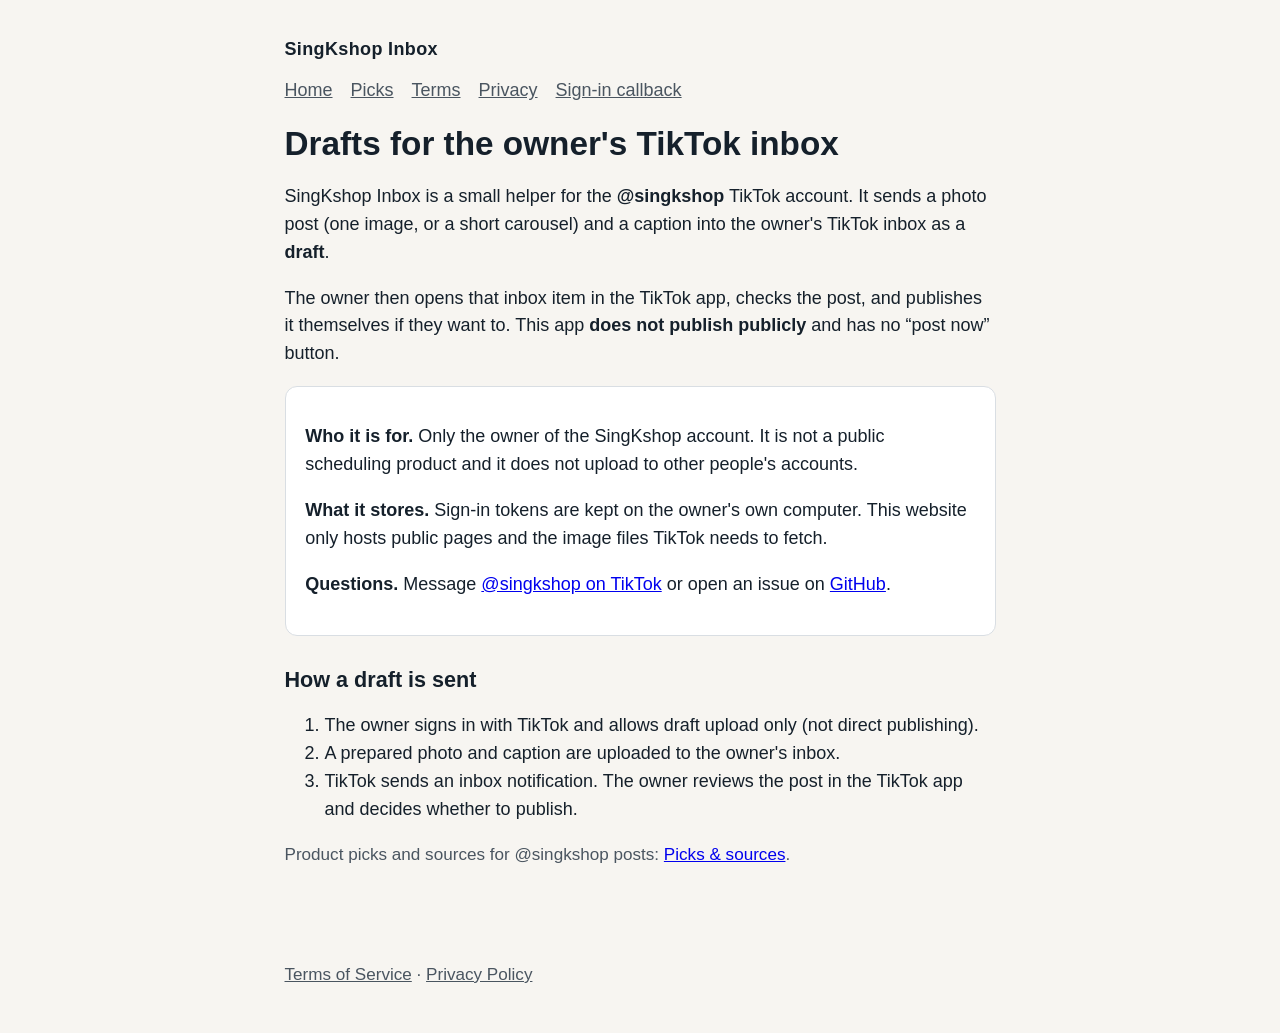
<file: index.html>
<!DOCTYPE html>
<html lang="en">
<head>
  <meta name="robots" content="noindex, nofollow, noarchive">
  <meta charset="utf-8">
  <meta name="viewport" content="width=device-width, initial-scale=1">
  <title>SingKshop Inbox</title>
  <link rel="stylesheet" href="style.css">
  <meta name="description" content="Sends photo drafts to the owner's own TikTok inbox for manual review. Does not publish posts.">
</head>
<body>
  <header>
    <a class="brand" href="index.html">SingKshop Inbox</a>
    <nav>
      <a href="index.html">Home</a>
      <a href="picks.html">Picks</a>
      <a href="terms.html">Terms</a>
      <a href="privacy.html">Privacy</a>
      <a href="callback.html">Sign-in callback</a>
    </nav>
  </header>
  <main>
    <h1>Drafts for the owner's TikTok inbox</h1>
    <p>SingKshop Inbox is a small helper for the <strong>@singkshop</strong> TikTok account. It sends a photo post (one image, or a short carousel) and a caption into the owner's TikTok inbox as a <strong>draft</strong>.</p>
    <p>The owner then opens that inbox item in the TikTok app, checks the post, and publishes it themselves if they want to. This app <strong>does not publish publicly</strong> and has no “post now” button.</p>
    <div class="card">
      <p><strong>Who it is for.</strong> Only the owner of the SingKshop account. It is not a public scheduling product and it does not upload to other people's accounts.</p>
      <p><strong>What it stores.</strong> Sign-in tokens are kept on the owner's own computer. This website only hosts public pages and the image files TikTok needs to fetch.</p>
      <p><strong>Questions.</strong> Message <a href="https://www.tiktok.com/@singkshop">@singkshop on TikTok</a> or open an issue on <a href="https://github.com/aorealme-ai/singkshop-inbox/issues">GitHub</a>.</p>
    </div>
    <h2>How a draft is sent</h2>
    <ol>
      <li>The owner signs in with TikTok and allows draft upload only (not direct publishing).</li>
      <li>A prepared photo and caption are uploaded to the owner's inbox.</li>
      <li>TikTok sends an inbox notification. The owner reviews the post in the TikTok app and decides whether to publish.</li>
    </ol>
    <p class="muted">Product picks and sources for @singkshop posts: <a href="picks.html">Picks &amp; sources</a>.</p>
  </main>
  <footer>
    <a href="terms.html">Terms of Service</a>
    ·
    <a href="privacy.html">Privacy Policy</a>
  </footer>
</body>
</html>
</file>
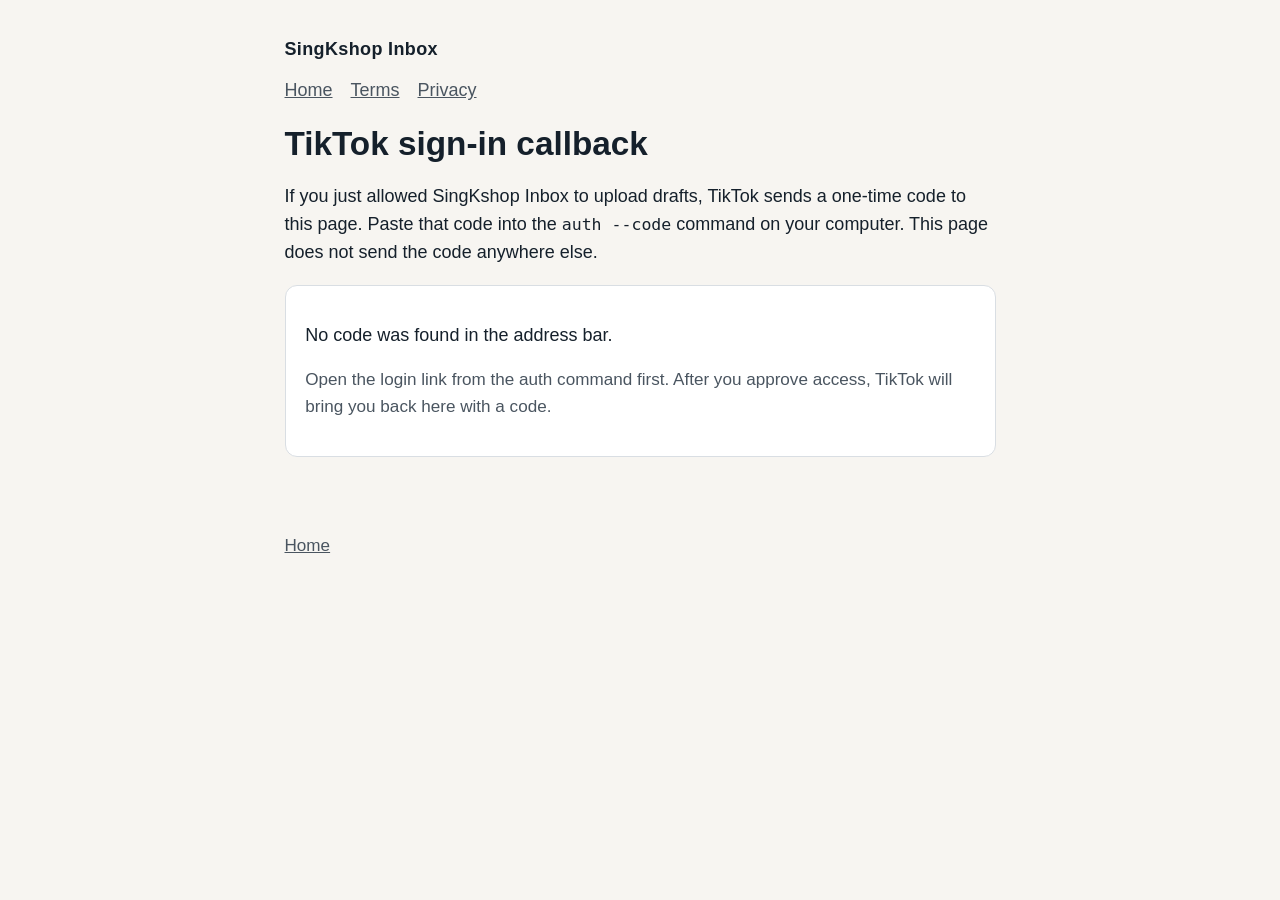
<file: callback.html>
<!DOCTYPE html>
<html lang="en">
<head>
  <meta name="robots" content="noindex, nofollow, noarchive">
  <meta charset="utf-8">
  <meta name="viewport" content="width=device-width, initial-scale=1">
  <title>Sign-in callback — SingKshop Inbox</title>
  <link rel="stylesheet" href="style.css">
</head>
<body>
  <header>
    <a class="brand" href="index.html">SingKshop Inbox</a>
    <nav>
      <a href="index.html">Home</a>
      <a href="terms.html">Terms</a>
      <a href="privacy.html">Privacy</a>
    </nav>
  </header>
  <main>
    <h1>TikTok sign-in callback</h1>
    <p>If you just allowed SingKshop Inbox to upload drafts, TikTok sends a one-time code to this page. Paste that code into the <code>auth --code</code> command on your computer. This page does not send the code anywhere else.</p>
    <div class="card" id="result">
      <p class="muted">Waiting for a code in the page address…</p>
    </div>
  </main>
  <footer>
    <a href="index.html">Home</a>
  </footer>
  <script>
    (function () {
      var params = new URLSearchParams(window.location.search);
      var result = document.getElementById("result");
      var error = params.get("error");
      var errorDesc = params.get("error_description") || params.get("error_message") || "";
      var code = params.get("code");
      var state = params.get("state") || "";
      if (error) {
        result.innerHTML =
          "<p><strong>Sign-in did not finish.</strong></p>" +
          "<p>" + escapeHtml(error + (errorDesc ? " — " + errorDesc : "")) + "</p>" +
          "<p class='muted'>Close this tab and run the auth command again to get a fresh link.</p>";
        return;
      }
      if (!code) {
        result.innerHTML =
          "<p>No code was found in the address bar.</p>" +
          "<p class='muted'>Open the login link from the auth command first. After you approve access, TikTok will bring you back here with a code.</p>";
        return;
      }
      result.innerHTML =
        "<p><strong>Authorization code</strong> (copy this):</p>" +
        "<p class='code' id='code'>" + escapeHtml(code) + "</p>" +
        (state ? "<p class='muted'>State: <span class='code' id='state'>" + escapeHtml(state) + "</span></p>" : "") +
        "<p><button type='button' id='copy'>Copy code</button></p>" +
        "<p class='muted'>Then run: <code>python3 tiktok_inbox.py auth --code PASTE_CODE_HERE</code></p>";
      var button = document.getElementById("copy");
      if (button) {
        button.addEventListener("click", function () {
          if (navigator.clipboard && navigator.clipboard.writeText) {
            navigator.clipboard.writeText(code).then(function () {
              button.textContent = "Copied";
            }).catch(function () {
              button.textContent = "Select the code and copy it";
            });
          }
        });
      }
      function escapeHtml(value) {
        return String(value)
          .replace(/&/g, "&amp;")
          .replace(/</g, "&lt;")
          .replace(/>/g, "&gt;")
          .replace(/"/g, "&quot;");
      }
    })();
  </script>
</body>
</html>
</file>
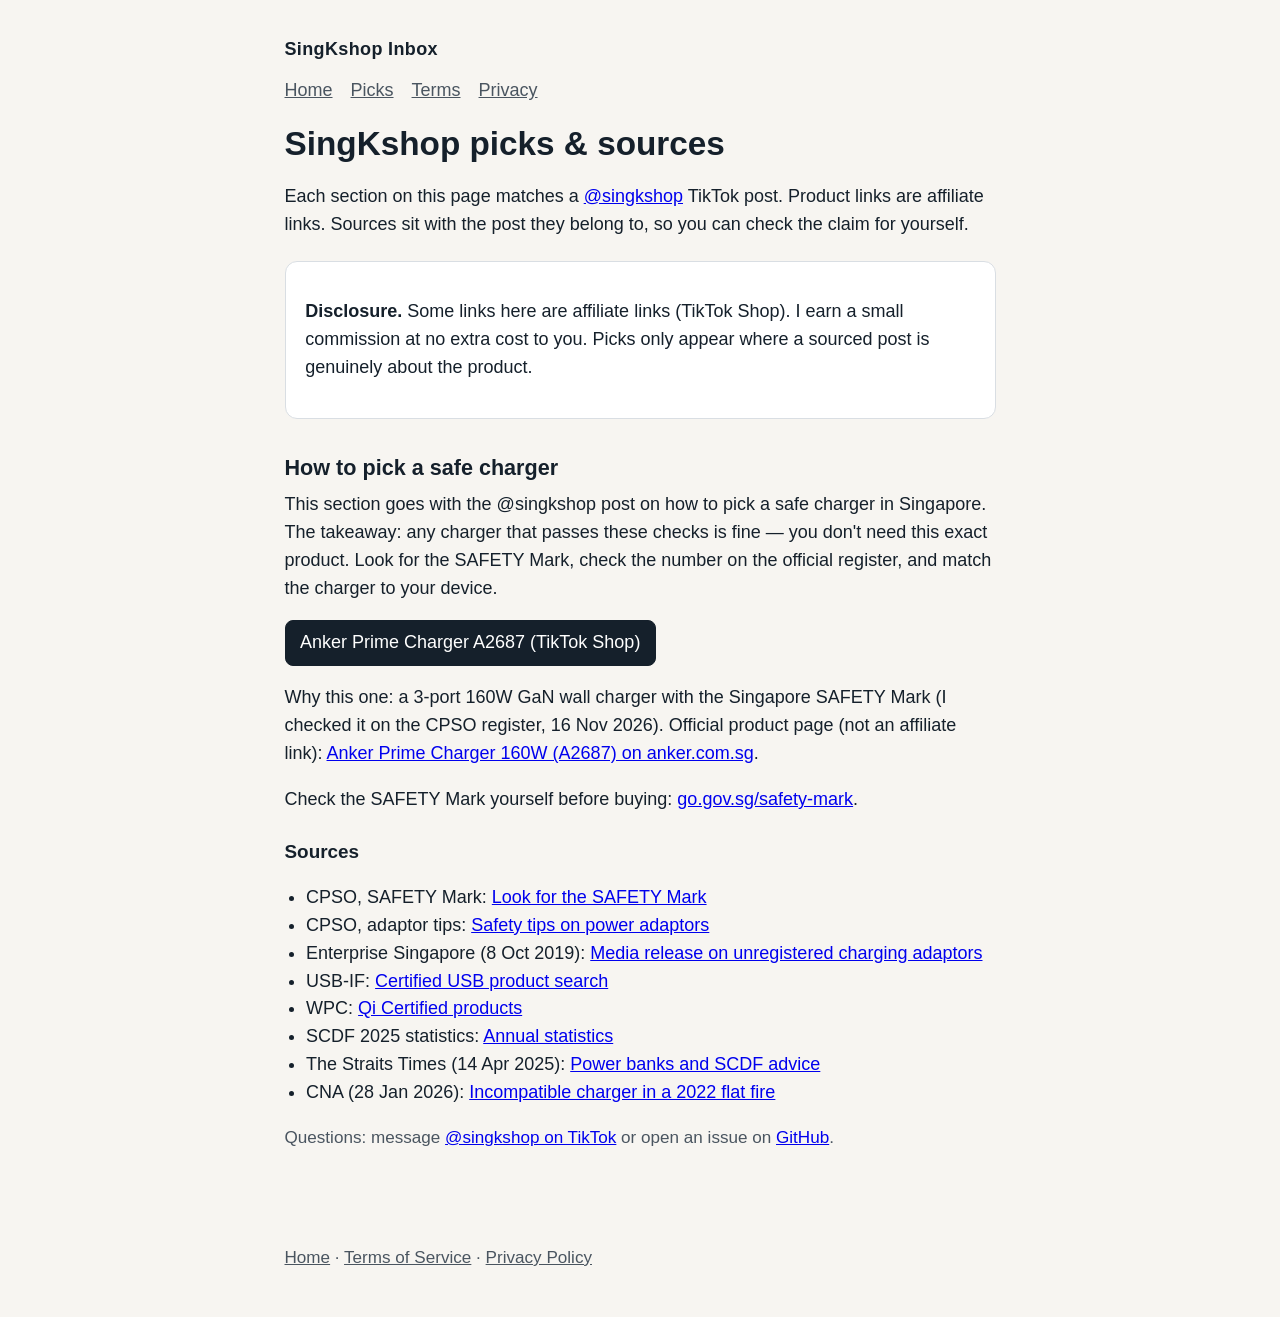
<file: picks.html>
<!DOCTYPE html>
<html lang="en">
<head>
  <meta name="robots" content="noindex, nofollow, noarchive">
  <meta charset="utf-8">
  <meta name="viewport" content="width=device-width, initial-scale=1">
  <title>SingKshop picks &amp; sources</title>
  <link rel="stylesheet" href="style.css">
  <meta name="description" content="Product picks and sources for @singkshop TikTok posts. Some links are affiliate links.">
</head>
<body>
  <header>
    <a class="brand" href="index.html">SingKshop Inbox</a>
    <nav>
      <a href="index.html">Home</a>
      <a href="picks.html">Picks</a>
      <a href="terms.html">Terms</a>
      <a href="privacy.html">Privacy</a>
    </nav>
  </header>
  <main>
    <h1>SingKshop picks &amp; sources</h1>
    <p>Each section on this page matches a <a href="https://www.tiktok.com/@singkshop">@singkshop</a> TikTok post. Product links are affiliate links. Sources sit with the post they belong to, so you can check the claim for yourself.</p>
    <div class="card disclosure">
      <p><strong>Disclosure.</strong> Some links here are affiliate links (TikTok Shop). I earn a small commission at no extra cost to you. Picks only appear where a sourced post is genuinely about the product.</p>
    </div>

    <section class="pick" id="safe-charger">
      <h2>How to pick a safe charger</h2>
      <p class="why">This section goes with the @singkshop post on how to pick a safe charger in Singapore. The takeaway: any charger that passes these checks is fine — you don't need this exact product. Look for the SAFETY Mark, check the number on the official register, and match the charger to your device.</p>
      <p>
        <a class="product" href="https://vt.tiktok.com/ZS9fvQWEUV9T5-dSj9P/" rel="sponsored nofollow noopener" target="_blank">Anker Prime Charger A2687 (TikTok Shop)</a>
      </p>
      <p>Why this one: a 3-port 160W GaN wall charger with the Singapore SAFETY Mark (I checked it on the CPSO register, 16 Nov 2026). Official product page (not an affiliate link): <a href="https://anker.com.sg/products/anker-prime-charger-160w-fast-charging-3-port-usb-c-ganprime-wall-adapter-a2687" rel="noopener" target="_blank">Anker Prime Charger 160W (A2687) on anker.com.sg</a>.</p>
      <p>Check the SAFETY Mark yourself before buying: <a href="https://go.gov.sg/safety-mark" rel="noopener" target="_blank">go.gov.sg/safety-mark</a>.</p>
      <h3>Sources</h3>
      <ul class="sources">
        <li>CPSO, SAFETY Mark: <a href="https://www.consumerproductsafety.gov.sg/consumers/choose-safer-products/look-for-the-safety-mark/" rel="noopener" target="_blank">Look for the SAFETY Mark</a></li>
        <li>CPSO, adaptor tips: <a href="https://www.consumerproductsafety.gov.sg/consumers/product-safety-tips/products-that-charge-or-power-appliances/safety-tips-on-power-adaptors/" rel="noopener" target="_blank">Safety tips on power adaptors</a></li>
        <li>Enterprise Singapore (8 Oct 2019): <a href="https://www.consumerproductsafety.gov.sg/news-and-media/media-releases/2019-10-08-ipassion-group-fined-50000-for-affixing-safety-marks-on-unregistered-charging-adaptors-and-selling-them/" rel="noopener" target="_blank">Media release on unregistered charging adaptors</a></li>
        <li>USB-IF: <a href="https://www.usb.org/products" rel="noopener" target="_blank">Certified USB product search</a></li>
        <li>WPC: <a href="https://www.wirelesspowerconsortium.com/knowledge-base/testing-and-certification/qi-certified-products/" rel="noopener" target="_blank">Qi Certified products</a></li>
        <li>SCDF 2025 statistics: <a href="https://www.scdf.gov.sg/home/about-scdf/media-room/publications/annual-statistics" rel="noopener" target="_blank">Annual statistics</a></li>
        <li>The Straits Times (14 Apr 2025): <a href="https://www.straitstimes.com/singapore/13-fires-linked-to-power-banks-in-2024-a-5-year-high-scdf" rel="noopener" target="_blank">Power banks and SCDF advice</a></li>
        <li>CNA (28 Jan 2026): <a href="https://www.channelnewsasia.com/singapore/22-man-charge-incompatible-pmd-kill-woman-jail-5890221" rel="noopener" target="_blank">Incompatible charger in a 2022 flat fire</a></li>
      </ul>
    </section>

    <!--
    Template for the next post section. Copy, then replace the id, heading, why line, product link, and sources.
    Do not invent sources. Leave the product button as a placeholder until a real affiliate URL is ready.
    Affiliate links must use: rel="sponsored nofollow noopener" target="_blank"

    <section class="pick" id="SECTION-ID">
      <h2>Section heading (matches the TikTok post)</h2>
      <p class="why">One or two sentences: why this product fits the sourced post. Keep the advice independent of the exact item.</p>
      <p>
        <a class="product" href="AFFILIATE-URL" rel="sponsored nofollow noopener" target="_blank">Product name</a>
      </p>
      <h3>Sources</h3>
      <ul class="sources">
        <li>Source name: <a href="https://example.com" rel="noopener" target="_blank">Page title</a></li>
      </ul>
    </section>
    -->

    <p class="muted">Questions: message <a href="https://www.tiktok.com/@singkshop">@singkshop on TikTok</a> or open an issue on <a href="https://github.com/aorealme-ai/singkshop-inbox/issues">GitHub</a>.</p>
  </main>
  <footer>
    <a href="index.html">Home</a>
    ·
    <a href="terms.html">Terms of Service</a>
    ·
    <a href="privacy.html">Privacy Policy</a>
  </footer>
</body>
</html>
</file>
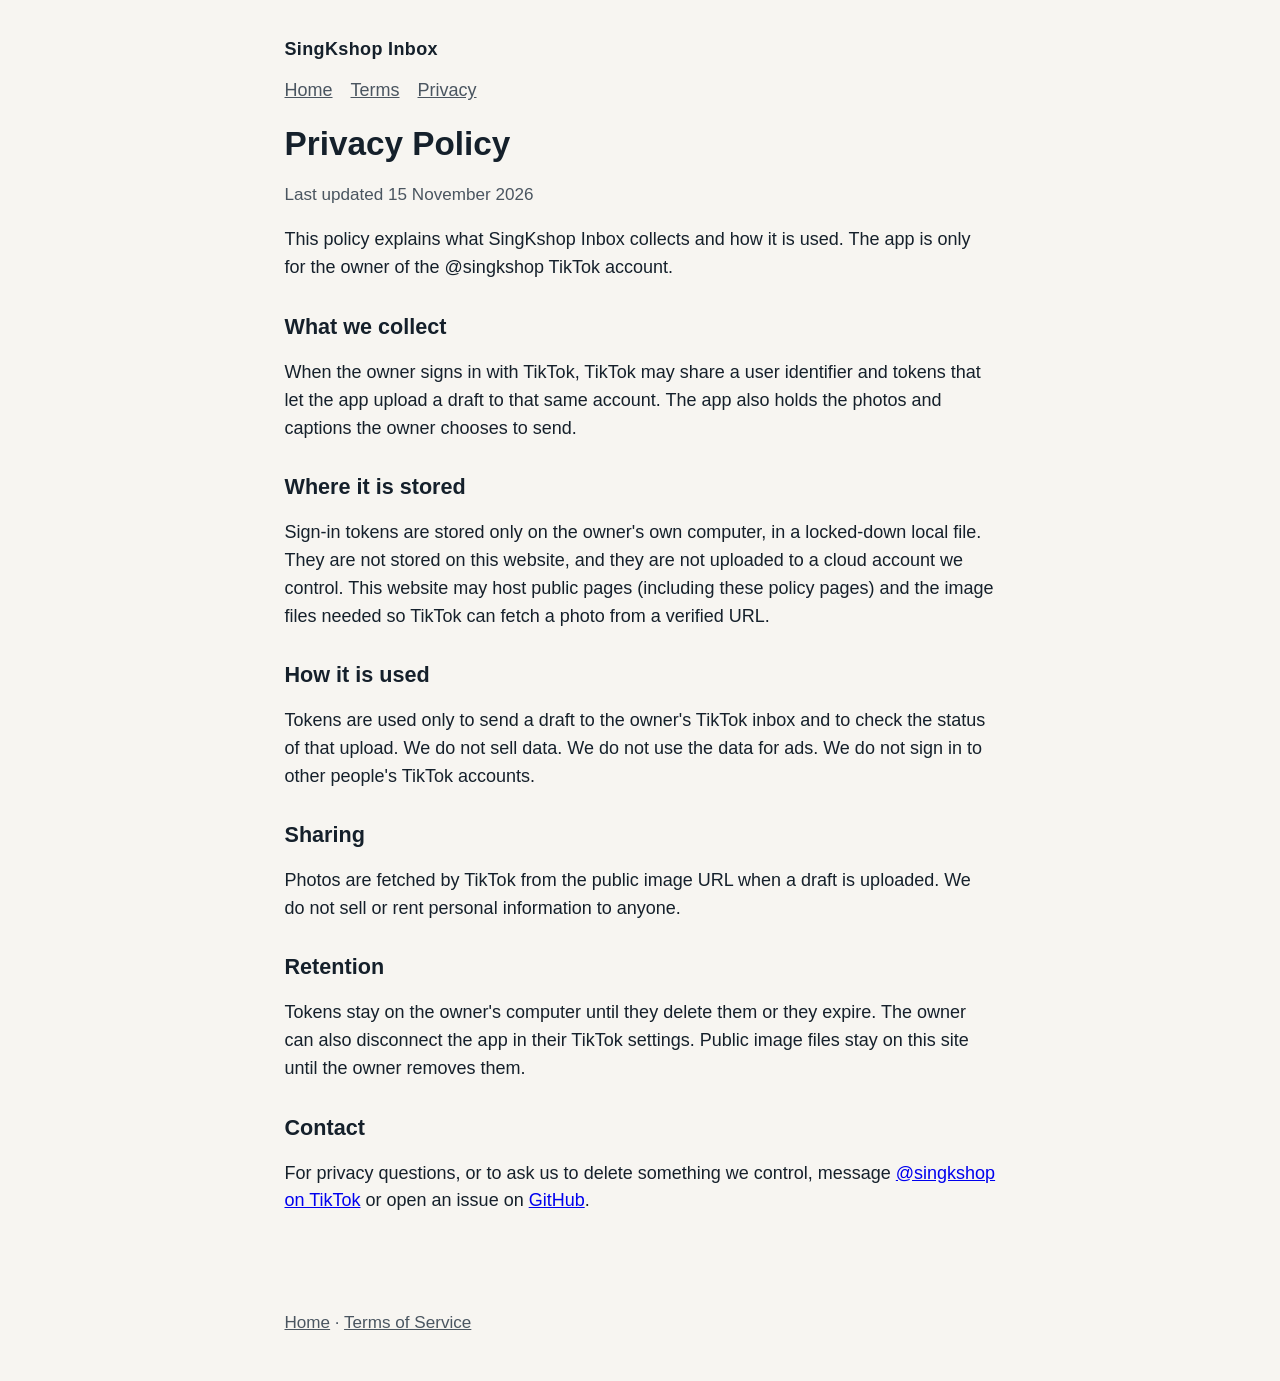
<file: privacy.html>
<!DOCTYPE html>
<html lang="en">
<head>
  <meta name="robots" content="noindex, nofollow, noarchive">
  <meta charset="utf-8">
  <meta name="viewport" content="width=device-width, initial-scale=1">
  <title>Privacy Policy — SingKshop Inbox</title>
  <link rel="stylesheet" href="style.css">
</head>
<body>
  <header>
    <a class="brand" href="index.html">SingKshop Inbox</a>
    <nav>
      <a href="index.html">Home</a>
      <a href="terms.html">Terms</a>
      <a href="privacy.html">Privacy</a>
    </nav>
  </header>
  <main>
    <h1>Privacy Policy</h1>
    <p class="muted">Last updated 15 November 2026</p>
    <p>This policy explains what SingKshop Inbox collects and how it is used. The app is only for the owner of the @singkshop TikTok account.</p>
    <h2>What we collect</h2>
    <p>When the owner signs in with TikTok, TikTok may share a user identifier and tokens that let the app upload a draft to that same account. The app also holds the photos and captions the owner chooses to send.</p>
    <h2>Where it is stored</h2>
    <p>Sign-in tokens are stored only on the owner's own computer, in a locked-down local file. They are not stored on this website, and they are not uploaded to a cloud account we control. This website may host public pages (including these policy pages) and the image files needed so TikTok can fetch a photo from a verified URL.</p>
    <h2>How it is used</h2>
    <p>Tokens are used only to send a draft to the owner's TikTok inbox and to check the status of that upload. We do not sell data. We do not use the data for ads. We do not sign in to other people's TikTok accounts.</p>
    <h2>Sharing</h2>
    <p>Photos are fetched by TikTok from the public image URL when a draft is uploaded. We do not sell or rent personal information to anyone.</p>
    <h2>Retention</h2>
    <p>Tokens stay on the owner's computer until they delete them or they expire. The owner can also disconnect the app in their TikTok settings. Public image files stay on this site until the owner removes them.</p>
    <h2>Contact</h2>
    <p>For privacy questions, or to ask us to delete something we control, message <a href="https://www.tiktok.com/@singkshop">@singkshop on TikTok</a> or open an issue on <a href="https://github.com/aorealme-ai/singkshop-inbox/issues">GitHub</a>.</p>
  </main>
  <footer>
    <a href="index.html">Home</a>
    ·
    <a href="terms.html">Terms of Service</a>
  </footer>
</body>
</html>
</file>
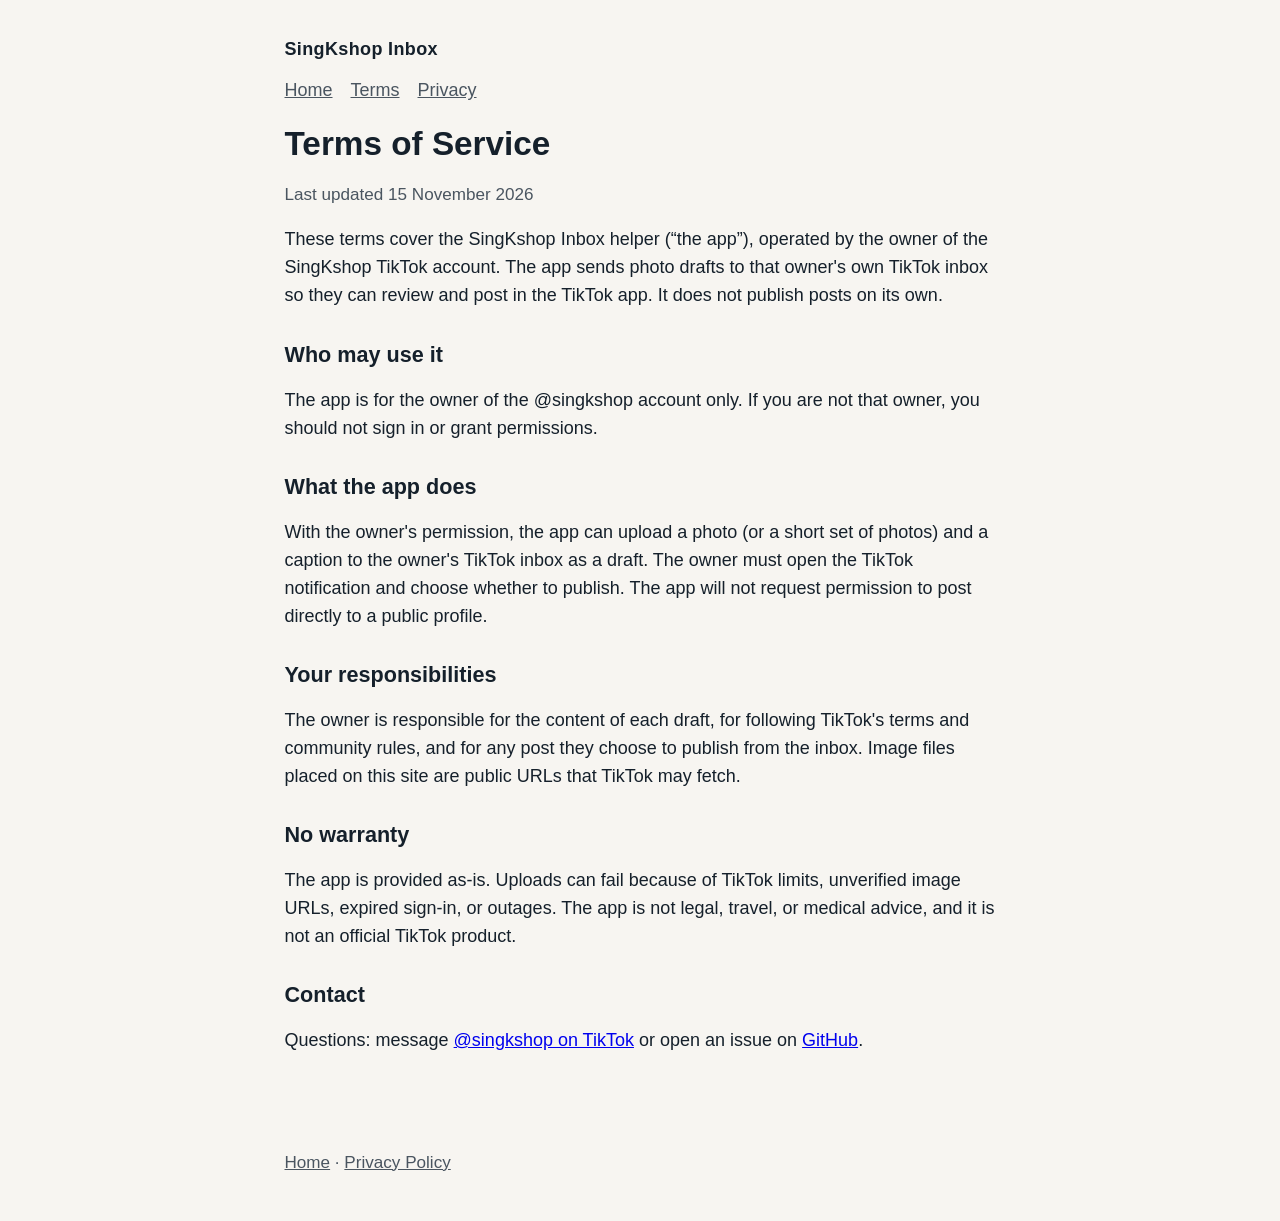
<file: terms.html>
<!DOCTYPE html>
<html lang="en">
<head>
  <meta name="robots" content="noindex, nofollow, noarchive">
  <meta charset="utf-8">
  <meta name="viewport" content="width=device-width, initial-scale=1">
  <title>Terms of Service — SingKshop Inbox</title>
  <link rel="stylesheet" href="style.css">
</head>
<body>
  <header>
    <a class="brand" href="index.html">SingKshop Inbox</a>
    <nav>
      <a href="index.html">Home</a>
      <a href="terms.html">Terms</a>
      <a href="privacy.html">Privacy</a>
    </nav>
  </header>
  <main>
    <h1>Terms of Service</h1>
    <p class="muted">Last updated 15 November 2026</p>
    <p>These terms cover the SingKshop Inbox helper (“the app”), operated by the owner of the SingKshop TikTok account. The app sends photo drafts to that owner's own TikTok inbox so they can review and post in the TikTok app. It does not publish posts on its own.</p>
    <h2>Who may use it</h2>
    <p>The app is for the owner of the @singkshop account only. If you are not that owner, you should not sign in or grant permissions.</p>
    <h2>What the app does</h2>
    <p>With the owner's permission, the app can upload a photo (or a short set of photos) and a caption to the owner's TikTok inbox as a draft. The owner must open the TikTok notification and choose whether to publish. The app will not request permission to post directly to a public profile.</p>
    <h2>Your responsibilities</h2>
    <p>The owner is responsible for the content of each draft, for following TikTok's terms and community rules, and for any post they choose to publish from the inbox. Image files placed on this site are public URLs that TikTok may fetch.</p>
    <h2>No warranty</h2>
    <p>The app is provided as-is. Uploads can fail because of TikTok limits, unverified image URLs, expired sign-in, or outages. The app is not legal, travel, or medical advice, and it is not an official TikTok product.</p>
    <h2>Contact</h2>
    <p>Questions: message <a href="https://www.tiktok.com/@singkshop">@singkshop on TikTok</a> or open an issue on <a href="https://github.com/aorealme-ai/singkshop-inbox/issues">GitHub</a>.</p>
  </main>
  <footer>
    <a href="index.html">Home</a>
    ·
    <a href="privacy.html">Privacy Policy</a>
  </footer>
</body>
</html>
</file>
<file: style.css>
:root {
  color-scheme: light;
  --ink: #15202b;
  --muted: #4a5560;
  --line: #d9dee3;
  --bg: #f7f5f1;
  --card: #ffffff;
  --accent: #111111;
}
* { box-sizing: border-box; }
html, body {
  margin: 0;
  padding: 0;
  background: var(--bg);
  color: var(--ink);
  font: 18px/1.55 "Helvetica Neue", Helvetica, Arial, sans-serif;
}
header, main, footer {
  max-width: 42rem;
  margin: 0 auto;
  padding: 1.25rem 1.25rem;
}
header {
  padding-top: 2rem;
  padding-bottom: 0;
}
header a.brand {
  color: var(--ink);
  text-decoration: none;
  font-weight: 700;
  letter-spacing: 0.02em;
}
nav {
  margin-top: 0.75rem;
  display: flex;
  gap: 1rem;
  flex-wrap: wrap;
}
nav a { color: var(--muted); }
main { padding-top: 1rem; padding-bottom: 3rem; }
h1, h2 { line-height: 1.25; }
h1 { font-size: 1.85rem; margin: 0 0 0.75rem; }
h2 { font-size: 1.2rem; margin: 1.75rem 0 0.5rem; }
p, li { color: var(--ink); }
.muted, footer { color: var(--muted); font-size: 0.95rem; }
.card {
  background: var(--card);
  border: 1px solid var(--line);
  border-radius: 12px;
  padding: 1rem 1.1rem;
}
code, .code {
  font-family: ui-monospace, SFMono-Regular, Menlo, Consolas, monospace;
  font-size: 0.92em;
  word-break: break-all;
}
button, .copy {
  appearance: none;
  border: 1px solid var(--ink);
  background: var(--ink);
  color: #fff;
  border-radius: 8px;
  padding: 0.45rem 0.8rem;
  cursor: pointer;
  font: inherit;
}
footer { padding-bottom: 2.5rem; }
footer a { color: var(--muted); }

h3 { font-size: 1.05rem; margin: 1.25rem 0 0.4rem; }
.disclosure { margin: 1.25rem 0 1.75rem; }
.pick { margin-top: 2rem; scroll-margin-top: 1rem; }
.pick:target { outline: 2px solid var(--line); outline-offset: 8px; border-radius: 12px; }
.why { margin-top: 0.35rem; }
a.product {
  display: inline-block;
  border: 1px solid var(--ink);
  background: var(--ink);
  color: #fff;
  border-radius: 8px;
  padding: 0.45rem 0.8rem;
  text-decoration: none;
  font: inherit;
}
.sources { padding-left: 1.2rem; }
.sources a { overflow-wrap: anywhere; }
</file>
